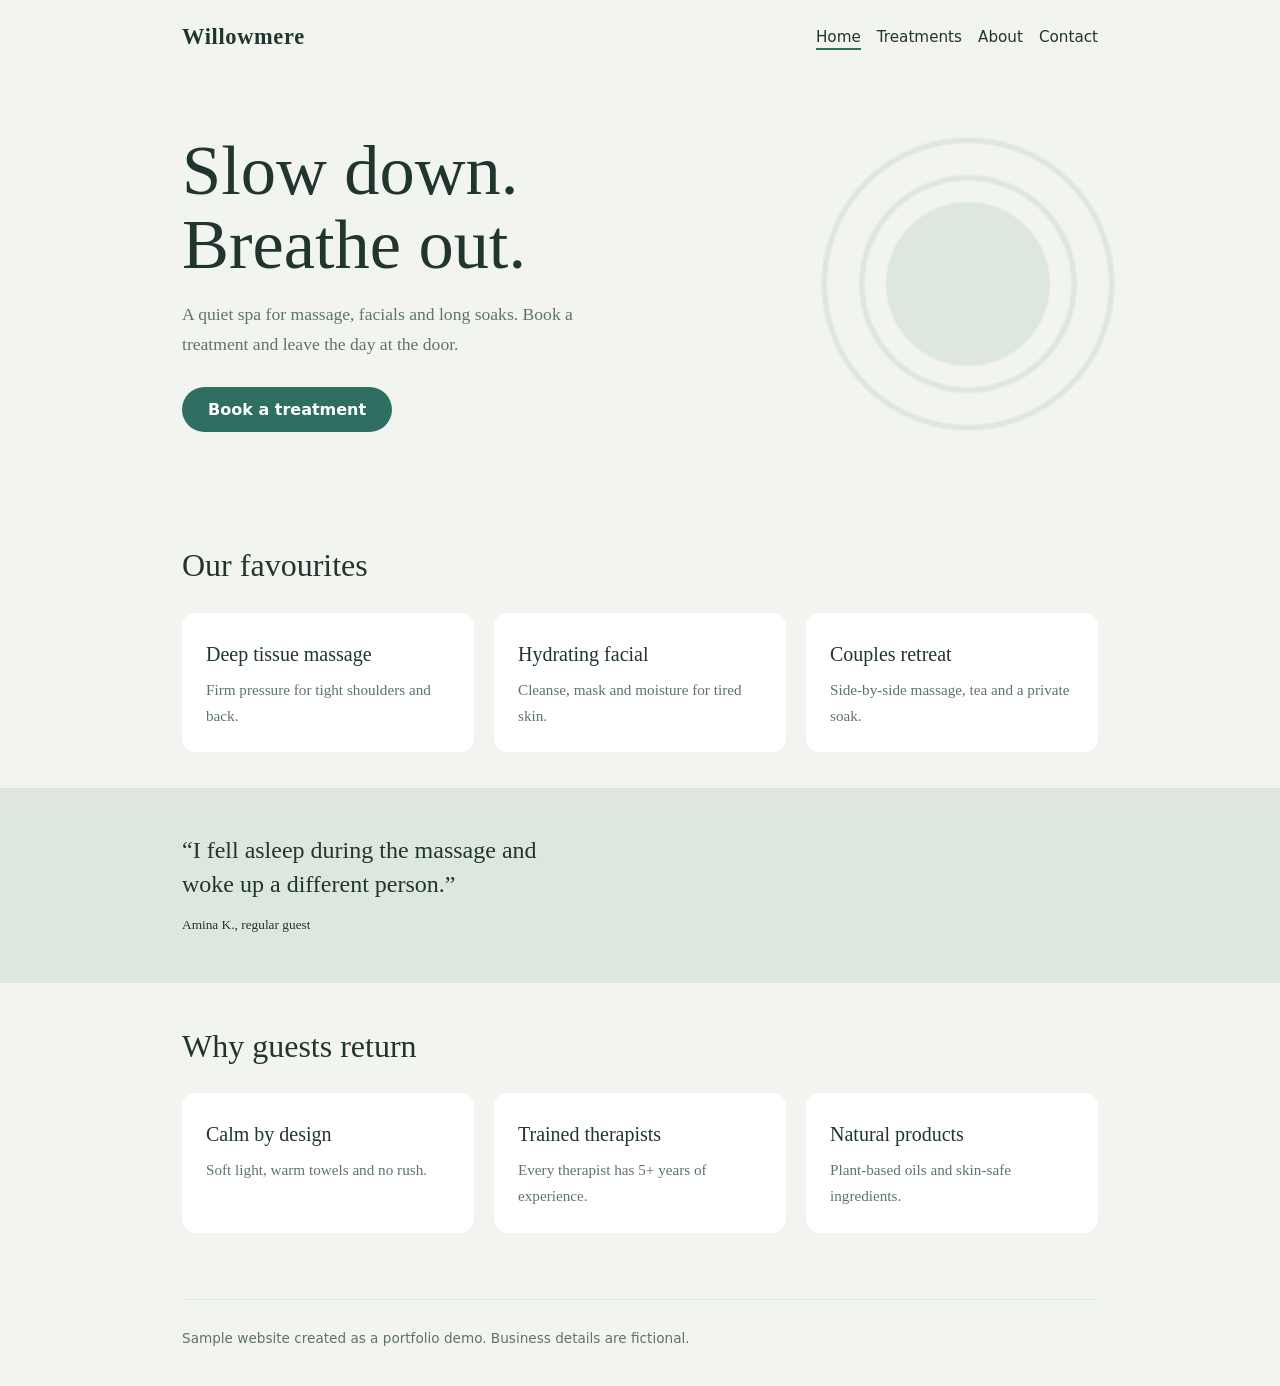
<file: index.html>
<!DOCTYPE html>
<html lang="en"><head><meta charset="utf-8"><meta name="viewport" content="width=device-width, initial-scale=1">
<title>Willowmere Spa | Rest. Restore. Return.</title><link rel="stylesheet" href="style.css"></head><body>
<div class="w"><nav><b>Willowmere</b><div><a class="on" href="index.html">Home</a><a href="treatments.html">Treatments</a><a href="about.html">About</a><a href="contact.html">Contact</a></div></nav>
<header class="hero"><div class="ripple" aria-hidden="true"></div>
<h1>Slow down. Breathe out.</h1>
<p>A quiet spa for massage, facials and long soaks. Book a treatment and leave the day at the door.</p>
<a class="btn" href="contact.html">Book a treatment</a></header>
<section><h2>Our favourites</h2><div class="grid">
<div class="card"><h3>Deep tissue massage</h3><p>Firm pressure for tight shoulders and back.</p></div>
<div class="card"><h3>Hydrating facial</h3><p>Cleanse, mask and moisture for tired skin.</p></div>
<div class="card"><h3>Couples retreat</h3><p>Side-by-side massage, tea and a private soak.</p></div></div></section></div>
<div class="band"><div class="w"><p class="q">“I fell asleep during the massage and woke up a different person.”</p><small>Amina K., regular guest</small></div></div>
<div class="w"><section><h2>Why guests return</h2><div class="grid">
<div class="card"><h3>Calm by design</h3><p>Soft light, warm towels and no rush.</p></div>
<div class="card"><h3>Trained therapists</h3><p>Every therapist has 5+ years of experience.</p></div>
<div class="card"><h3>Natural products</h3><p>Plant-based oils and skin-safe ingredients.</p></div></div></section>
<footer>Sample website created as a portfolio demo. Business details are fictional.</footer></div></body></html>
</file>
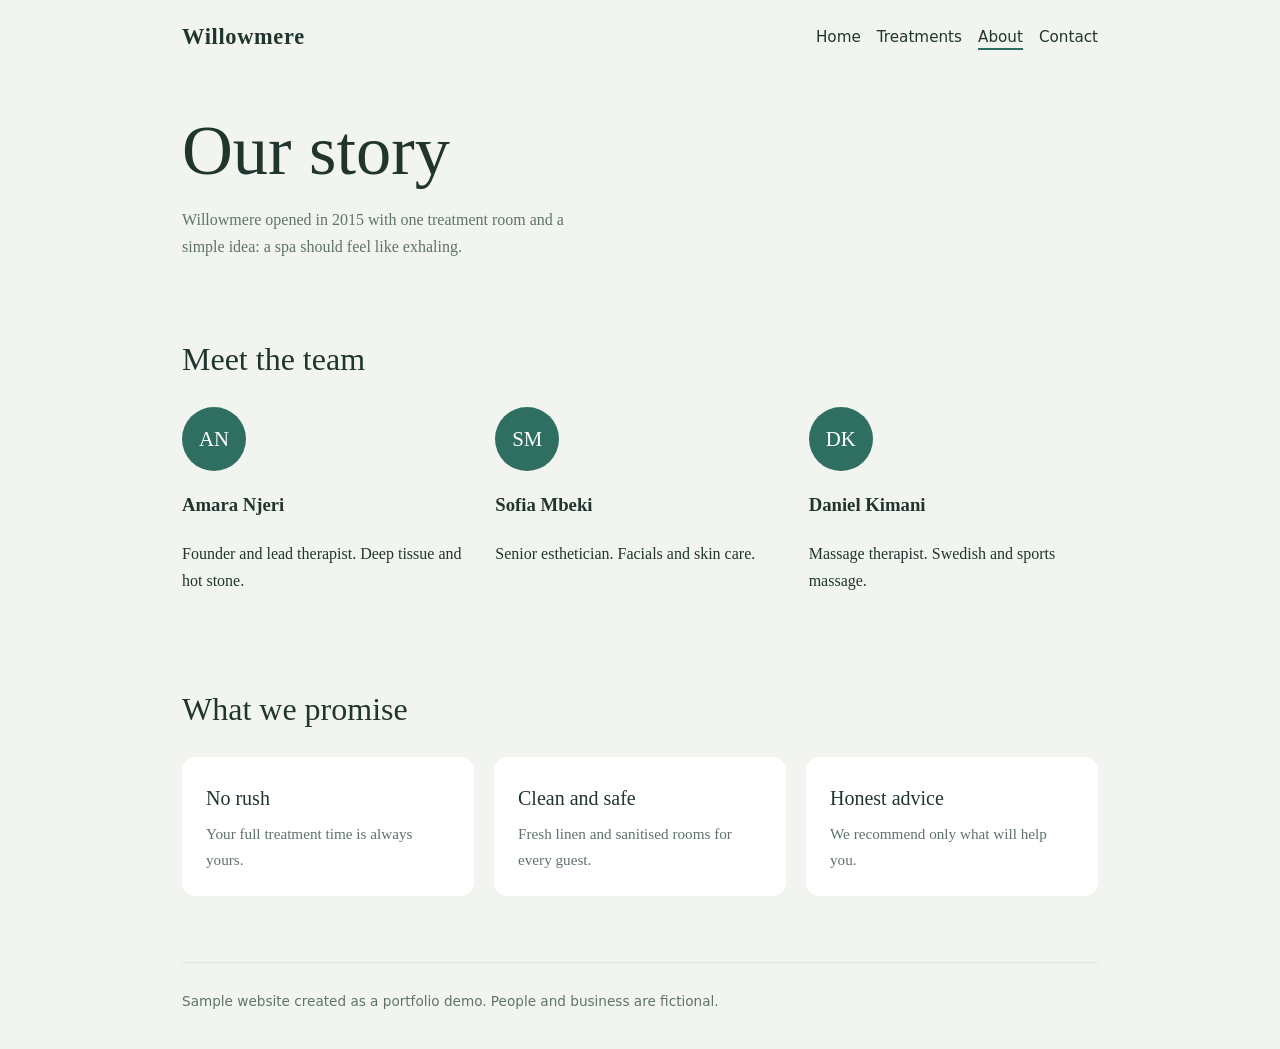
<file: about.html>
<!DOCTYPE html>
<html lang="en"><head><meta charset="utf-8"><meta name="viewport" content="width=device-width, initial-scale=1">
<title>About | Willowmere Spa</title><link rel="stylesheet" href="style.css"></head><body>
<div class="w"><nav><b>Willowmere</b><div><a href="index.html">Home</a><a href="treatments.html">Treatments</a><a class="on" href="about.html">About</a><a href="contact.html">Contact</a></div></nav>
<div class="page"><h1>Our story</h1><p class="lead">Willowmere opened in 2015 with one treatment room and a simple idea: a spa should feel like exhaling.</p></div>
<section><h2>Meet the team</h2><div class="team">
<div><div class="av">AN</div><h3>Amara Njeri</h3><p>Founder and lead therapist. Deep tissue and hot stone.</p></div>
<div><div class="av">SM</div><h3>Sofia Mbeki</h3><p>Senior esthetician. Facials and skin care.</p></div>
<div><div class="av">DK</div><h3>Daniel Kimani</h3><p>Massage therapist. Swedish and sports massage.</p></div></div></section>
<section><h2>What we promise</h2><div class="grid">
<div class="card"><h3>No rush</h3><p>Your full treatment time is always yours.</p></div>
<div class="card"><h3>Clean and safe</h3><p>Fresh linen and sanitised rooms for every guest.</p></div>
<div class="card"><h3>Honest advice</h3><p>We recommend only what will help you.</p></div></div></section>
<footer>Sample website created as a portfolio demo. People and business are fictional.</footer></div></body></html>
</file>
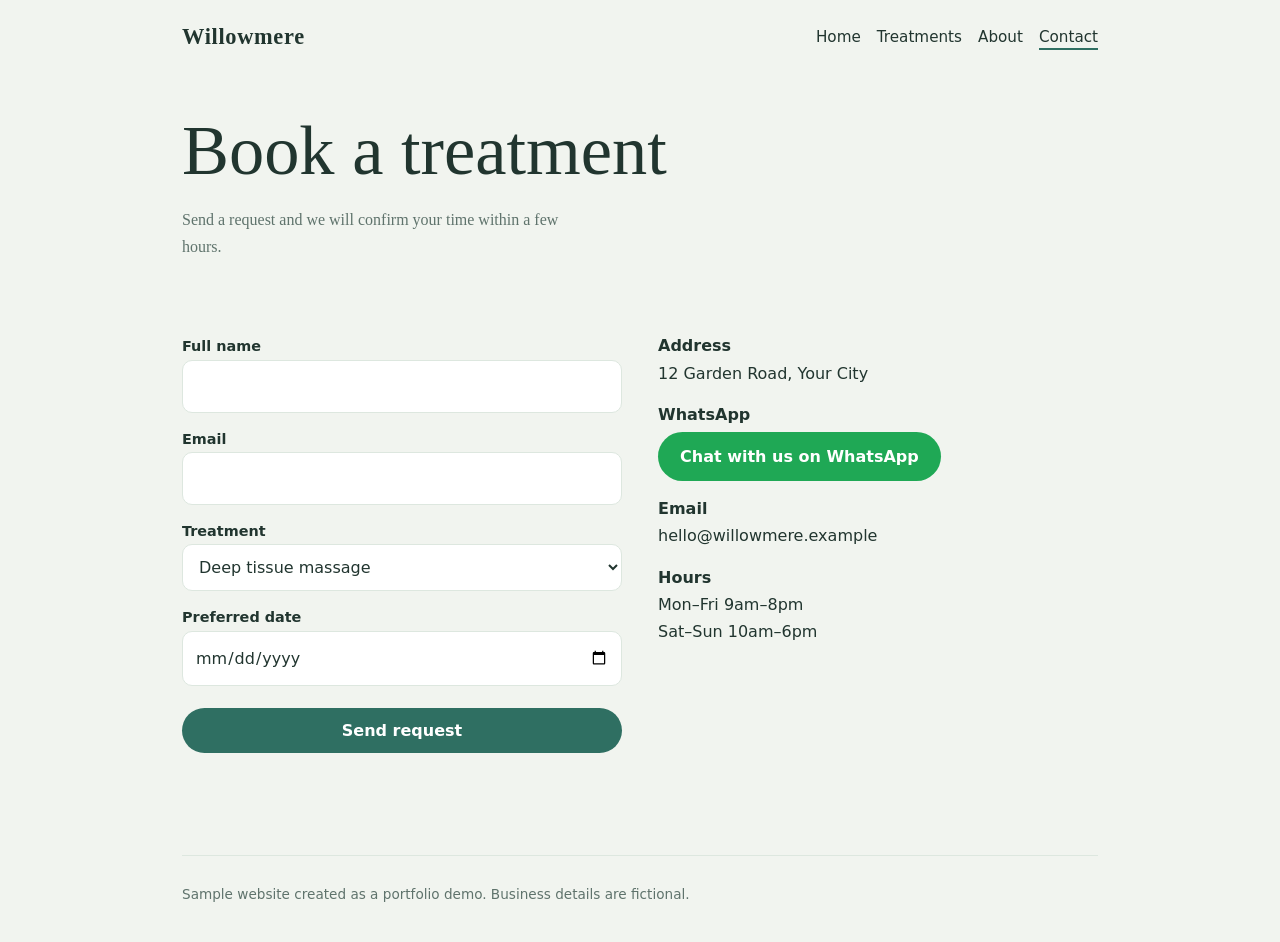
<file: contact.html>
<!DOCTYPE html>
<html lang="en"><head><meta charset="utf-8"><meta name="viewport" content="width=device-width, initial-scale=1">
<title>Contact | Willowmere Spa</title><link rel="stylesheet" href="style.css"></head><body>
<div class="w"><nav><b>Willowmere</b><div><a href="index.html">Home</a><a href="treatments.html">Treatments</a><a href="about.html">About</a><a class="on" href="contact.html">Contact</a></div></nav>
<div class="page"><h1>Book a treatment</h1><p class="lead">Send a request and we will confirm your time within a few hours.</p></div>
<section><div class="contact">
<form id="f"><div><label for="n">Full name</label><input id="n" required></div>
<div><label for="e">Email</label><input id="e" type="email" required></div>
<div><label for="t">Treatment</label><select id="t"><option>Deep tissue massage</option><option>Hot stone therapy</option><option>Hydrating facial</option><option>Couples retreat</option><option>Full day escape</option></select></div>
<div><label for="d">Preferred date</label><input id="d" type="date" required></div>
<button type="submit">Send request</button><div id="ok" role="status"></div></form>
<div class="info"><p><b>Address</b>12 Garden Road, Your City</p>
<p><b>WhatsApp</b><a class="wa" href="https://wa.me/254135513572?text=Hello%2C%20I%20would%20like%20to%20book%20a%20treatment" target="_blank" rel="noopener">Chat with us on WhatsApp</a></p>
<p><b>Email</b>hello@willowmere.example</p>
<p><b>Hours</b>Mon–Fri 9am–8pm<br>Sat–Sun 10am–6pm</p></div></div></section>
<footer>Sample website created as a portfolio demo. Business details are fictional.</footer></div>
<script>document.getElementById('f').addEventListener('submit',function(e){e.preventDefault();document.getElementById('ok').textContent='Request received. We will confirm shortly. (Demo form)';this.reset()})</script>
</body></html>
</file>
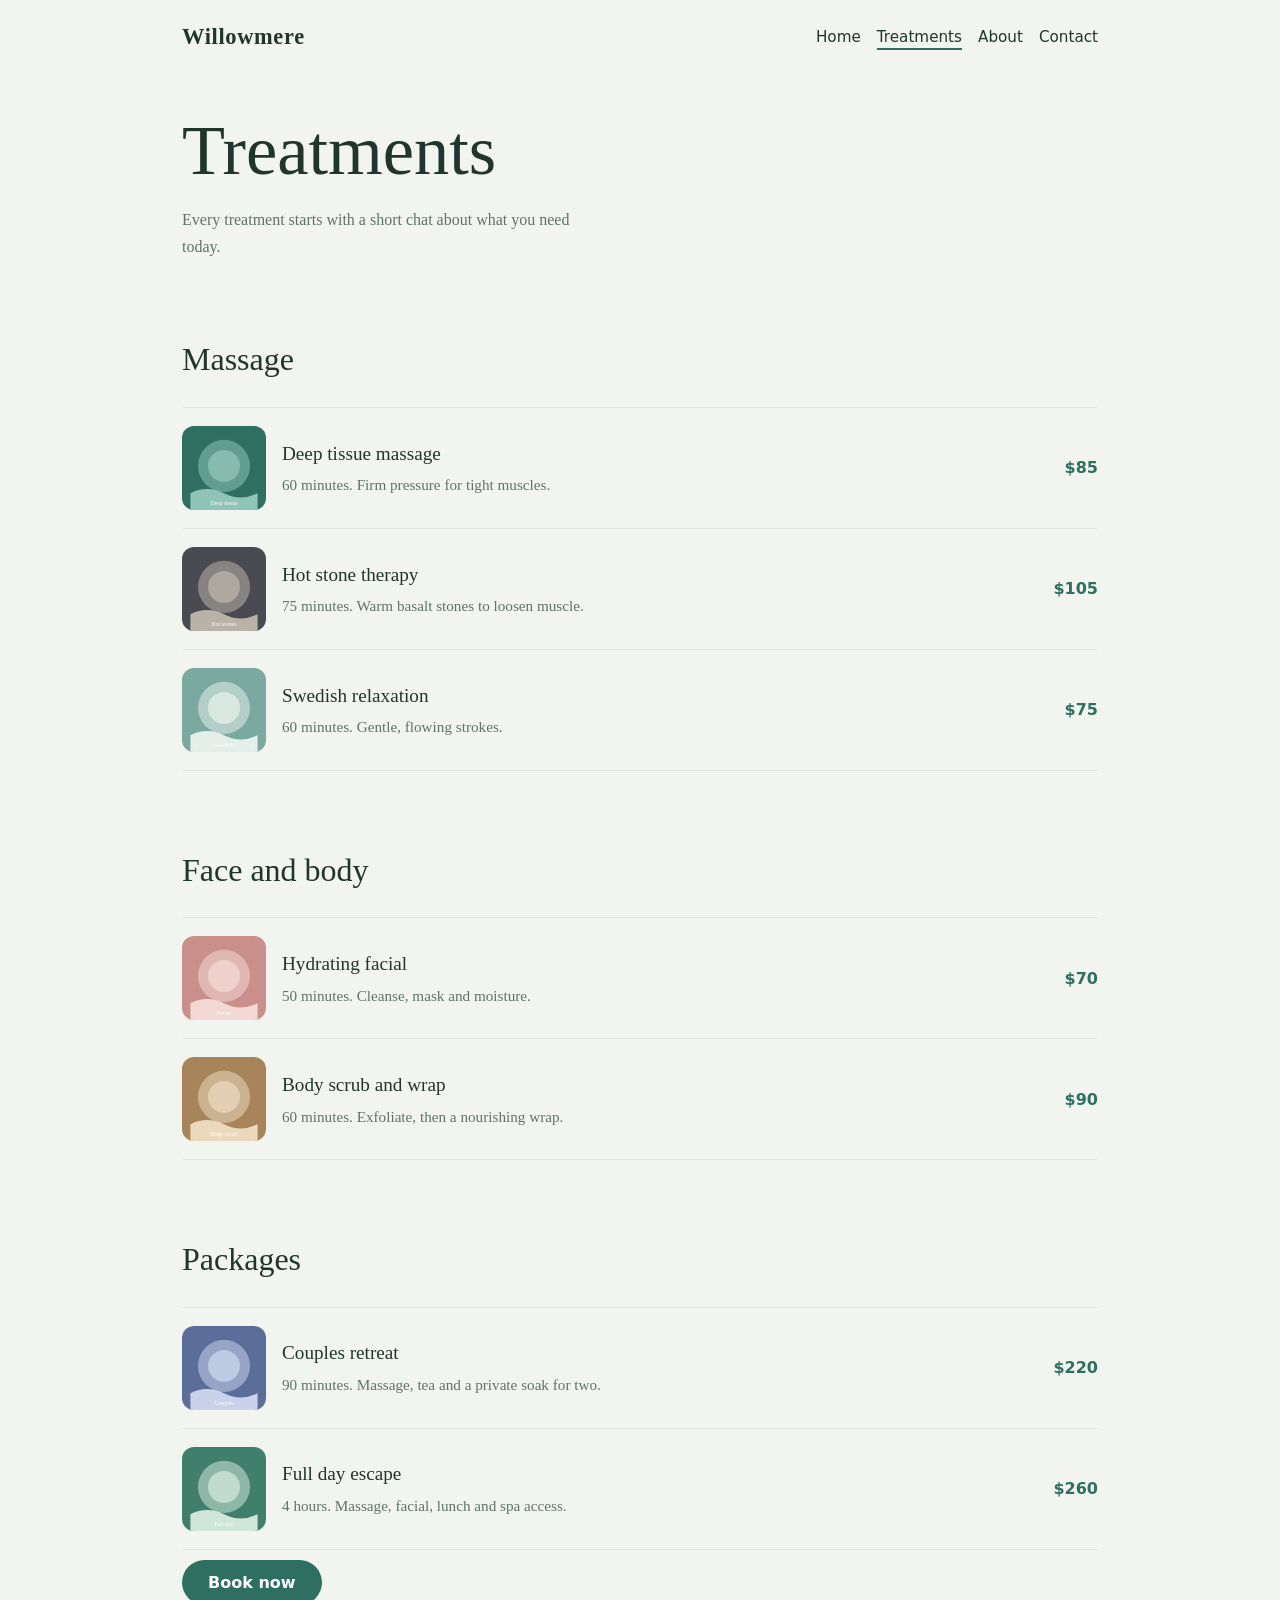
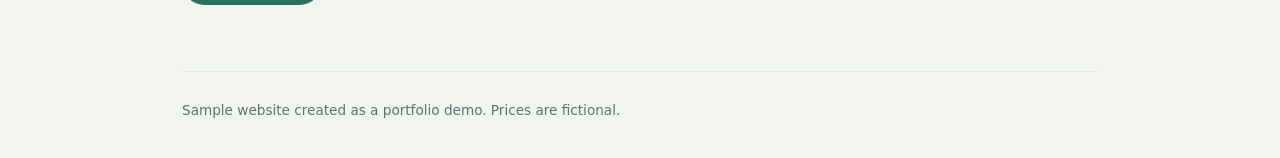
<file: treatments.html>
<!DOCTYPE html>
<html lang="en"><head><meta charset="utf-8"><meta name="viewport" content="width=device-width, initial-scale=1">
<title>Treatments | Willowmere Spa</title><link rel="stylesheet" href="style.css"></head><body>
<div class="w"><nav><b>Willowmere</b><div><a href="index.html">Home</a><a class="on" href="treatments.html">Treatments</a><a href="about.html">About</a><a href="contact.html">Contact</a></div></nav>
<div class="page"><h1>Treatments</h1><p class="lead">Every treatment starts with a short chat about what you need today.</p></div>
<section><h2>Massage</h2><div class="menu">
<div class="row"><img src="images/deep.svg" alt="Deep tissue massage"><div><h3>Deep tissue massage</h3><p>60 minutes. Firm pressure for tight muscles.</p></div><span>$85</span></div>
<div class="row"><img src="images/stone.svg" alt="Hot stone therapy"><div><h3>Hot stone therapy</h3><p>75 minutes. Warm basalt stones to loosen muscle.</p></div><span>$105</span></div>
<div class="row"><img src="images/swedish.svg" alt="Swedish relaxation"><div><h3>Swedish relaxation</h3><p>60 minutes. Gentle, flowing strokes.</p></div><span>$75</span></div></div></section>
<section><h2>Face and body</h2><div class="menu">
<div class="row"><img src="images/facial.svg" alt="Hydrating facial"><div><h3>Hydrating facial</h3><p>50 minutes. Cleanse, mask and moisture.</p></div><span>$70</span></div>
<div class="row"><img src="images/scrub.svg" alt="Body scrub and wrap"><div><h3>Body scrub and wrap</h3><p>60 minutes. Exfoliate, then a nourishing wrap.</p></div><span>$90</span></div></div></section>
<section><h2>Packages</h2><div class="menu">
<div class="row"><img src="images/couples.svg" alt="Couples retreat"><div><h3>Couples retreat</h3><p>90 minutes. Massage, tea and a private soak for two.</p></div><span>$220</span></div>
<div class="row"><img src="images/fullday.svg" alt="Full day escape"><div><h3>Full day escape</h3><p>4 hours. Massage, facial, lunch and spa access.</p></div><span>$260</span></div></div>
<a class="btn" href="contact.html">Book now</a></section>
<footer>Sample website created as a portfolio demo. Prices are fictional.</footer></div></body></html>
</file>
<file: style.css>
:root{--bg:#f1f4ef;--ink:#21352f;--mut:#5f736c;--card:#fff;--acc:#2f6f62;--sand:#dde7df;--btn:#fff}
@media(prefers-color-scheme:dark){:root{--bg:#13211e;--ink:#e6efea;--mut:#9db3ab;--card:#1b2d29;--acc:#7cc4b3;--sand:#23382f;--btn:#10201c}}
*{box-sizing:border-box}html{scroll-behavior:smooth}
body{margin:0;background:var(--bg);color:var(--ink);font-family:Georgia,'Times New Roman',serif;line-height:1.7}
.w{max-width:960px;margin:0 auto;padding:0 22px}
nav{display:flex;justify-content:space-between;align-items:center;flex-wrap:wrap;gap:8px;padding:18px 0;font-family:system-ui,sans-serif}
nav b{font-family:Georgia,serif;font-size:1.4rem;letter-spacing:.03em}
nav a{color:var(--ink);text-decoration:none;margin-left:16px;font-size:.95rem;padding-bottom:2px}
nav a.on{border-bottom:2px solid var(--acc)}
a:focus-visible,button:focus-visible,input:focus-visible,textarea:focus-visible,select:focus-visible{outline:3px solid var(--acc);outline-offset:3px}
h1{font-weight:400;font-size:clamp(2.3rem,8vw,4.4rem);line-height:1.05;margin:0 0 18px}
h2{font-weight:400;font-size:2rem;margin:0 0 20px}
.hero{padding:60px 0 70px;position:relative}
.hero h1{max-width:12ch}.hero p{max-width:46ch;color:var(--mut);font-size:1.1rem}
.ripple{position:absolute;right:-60px;top:20px;width:min(60vw,380px);aspect-ratio:1;border-radius:50%;background:radial-gradient(circle,var(--sand) 0 30%,transparent 31% 38%,var(--sand) 39% 40%,transparent 41% 52%,var(--sand) 53% 54%,transparent 55%);z-index:-1;animation:b 7s ease-in-out infinite}
@keyframes b{50%{transform:scale(1.06)}}
@media(prefers-reduced-motion:reduce){.ripple{animation:none}}
.btn,button{display:inline-block;background:var(--acc);color:var(--btn);padding:13px 26px;border-radius:40px;border:0;text-decoration:none;font:600 1rem system-ui,sans-serif;cursor:pointer;margin-top:10px}
.page{padding:40px 0 20px}.page p.lead{color:var(--mut);max-width:50ch}
section{padding:36px 0}
.grid{display:grid;grid-template-columns:repeat(auto-fit,minmax(250px,1fr));gap:20px}
.card{background:var(--card);padding:24px;border-radius:14px}
.card h3{margin:0 0 6px;font-weight:400;font-size:1.25rem}.card p{margin:0;color:var(--mut);font-size:.95rem}
.menu{border-top:1px solid var(--sand)}
.row{display:flex;justify-content:space-between;gap:16px;padding:18px 0;border-bottom:1px solid var(--sand)}
.row h3{margin:0;font-weight:400;font-size:1.2rem}.row p{margin:2px 0 0;color:var(--mut);font-size:.95rem}
.row span{font-family:system-ui,sans-serif;white-space:nowrap;color:var(--acc);font-weight:600}
.band{background:var(--sand);padding:46px 0}
.q{font-size:1.5rem;max-width:32ch;margin:0 0 8px;line-height:1.4}
.team{display:grid;grid-template-columns:repeat(auto-fit,minmax(220px,1fr));gap:24px}
.av{width:64px;height:64px;border-radius:50%;background:var(--acc);color:var(--btn);display:grid;place-items:center;font-size:1.3rem;margin-bottom:10px}
.contact{display:grid;grid-template-columns:repeat(auto-fit,minmax(280px,1fr));gap:36px;font-family:system-ui,sans-serif}
form{display:grid;gap:12px}label{font-size:.9rem;font-weight:600}
input,textarea,select{width:100%;padding:12px;border:1px solid var(--sand);background:var(--card);color:var(--ink);font:inherit;border-radius:10px}
#ok{color:var(--acc);font-weight:600;min-height:1.5em}
.info p{margin:0 0 14px}.info b{display:block}
footer{padding:30px 0 40px;color:var(--mut);font:.85rem system-ui,sans-serif;border-top:1px solid var(--sand);margin-top:30px}
.wa{display:inline-block;background:#1fa855;color:#fff;padding:11px 22px;border-radius:40px;text-decoration:none;font-weight:600;margin-top:4px}
.row{align-items:center}.row>div{flex:1}
.row img{width:84px;height:84px;border-radius:12px;object-fit:cover;flex:none}
</file>
